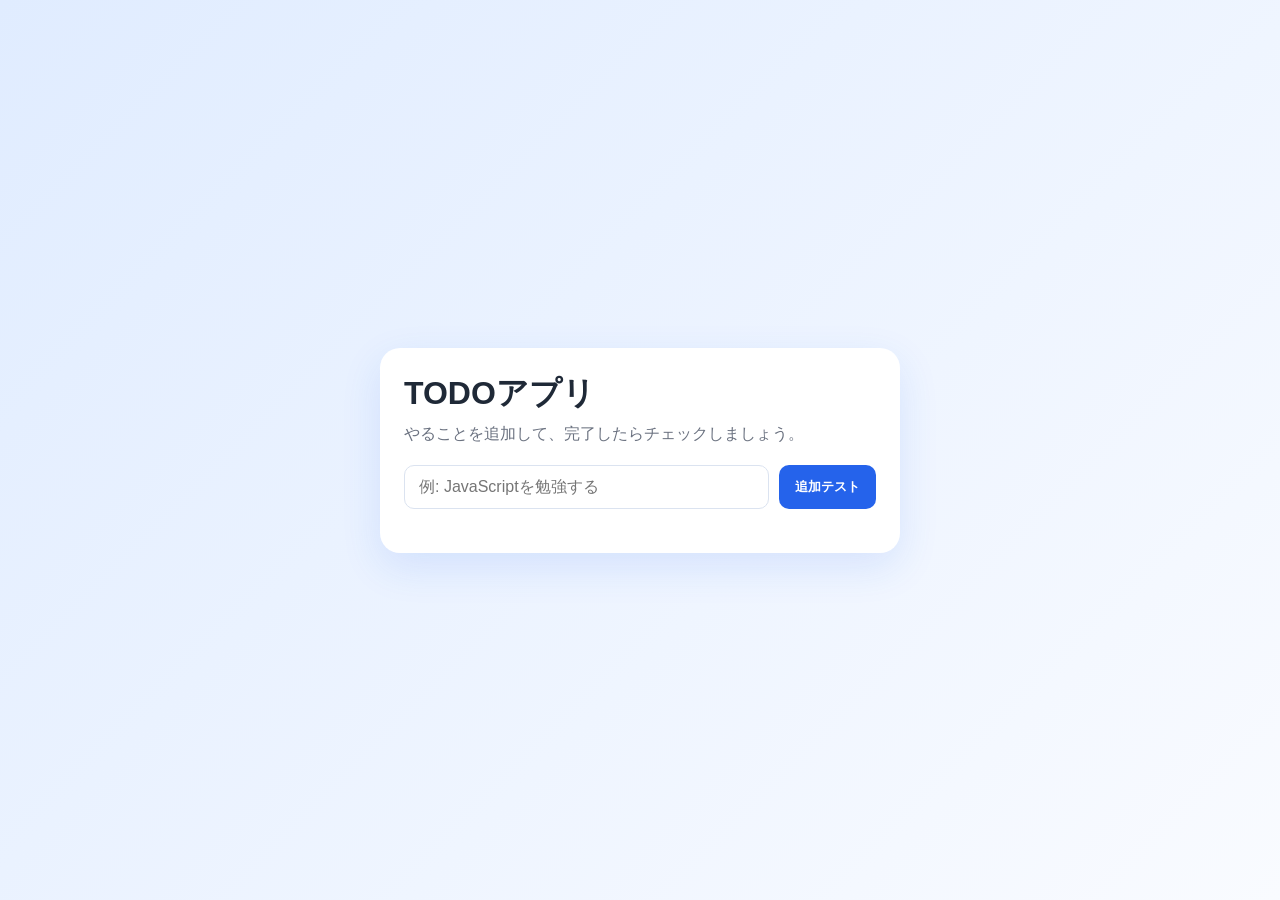
<file: index.html>
<!DOCTYPE html>
<html lang="ja">
  <head>
    <meta charset="UTF-8" />
    <meta name="viewport" content="width=device-width, initial-scale=1.0" />
    <title>Simple Todo App</title>
    <link rel="stylesheet" href="style.css" />
  </head>
  <body>
    <main class="app">
      <section class="todo-card">
        <h1>TODOアプリ</h1>
        <p class="subtitle">やることを追加して、完了したらチェックしましょう。</p>

        <form id="todo-form" class="todo-form">
          <input
            id="todo-input"
            type="text"
            placeholder="例: JavaScriptを勉強する"
            aria-label="Todo入力"
            autocomplete="off"
          />
          <button type="submit">追加テスト</button>
        </form>

        <ul id="todo-list" class="todo-list" aria-live="polite"></ul>
      </section>
    </main>

    <script src="script.js"></script>
  </body>
</html>
</file>
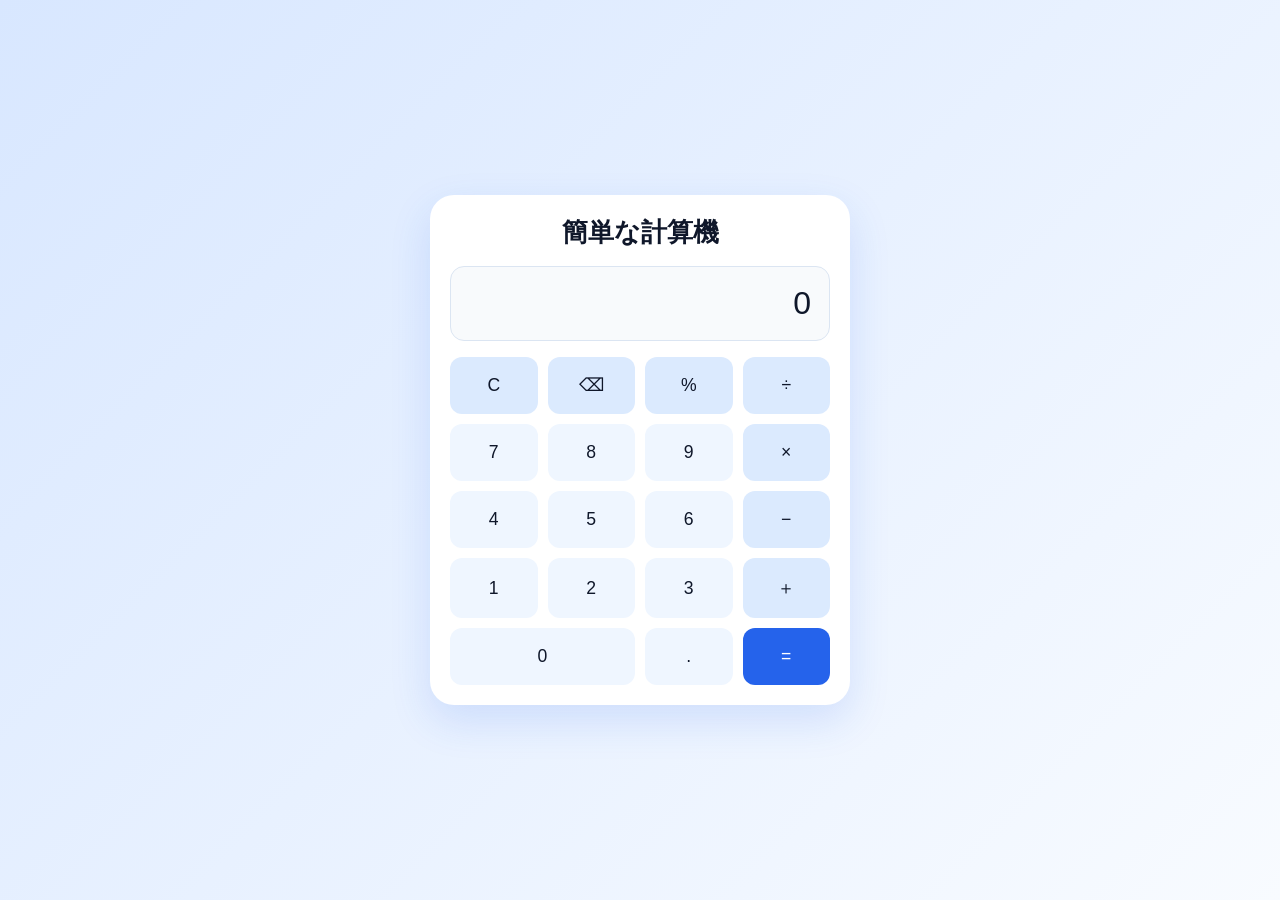
<file: calculator.html>
<!DOCTYPE html>
<html lang="ja">
  <head>
    <meta charset="UTF-8" />
    <meta name="viewport" content="width=device-width, initial-scale=1.0" />
    <title>Calculator App</title>
    <link rel="stylesheet" href="calculator.css" />
  </head>
  <body>
    <main class="app">
      <section class="calculator-card">
        <h1>簡単な計算機</h1>
        <div class="display" id="display">0</div>

        <div class="button-grid">
          <button class="btn operator" data-action="clear">C</button>
          <button class="btn operator" data-action="delete">⌫</button>
          <button class="btn operator" data-action="percent">%</button>
          <button class="btn operator" data-action="operator" data-value="/">÷</button>

          <button class="btn" data-action="number" data-value="7">7</button>
          <button class="btn" data-action="number" data-value="8">8</button>
          <button class="btn" data-action="number" data-value="9">9</button>
          <button class="btn operator" data-action="operator" data-value="*">×</button>

          <button class="btn" data-action="number" data-value="4">4</button>
          <button class="btn" data-action="number" data-value="5">5</button>
          <button class="btn" data-action="number" data-value="6">6</button>
          <button class="btn operator" data-action="operator" data-value="-">−</button>

          <button class="btn" data-action="number" data-value="1">1</button>
          <button class="btn" data-action="number" data-value="2">2</button>
          <button class="btn" data-action="number" data-value="3">3</button>
          <button class="btn operator" data-action="operator" data-value="+">＋</button>

          <button class="btn wide" data-action="number" data-value="0">0</button>
          <button class="btn" data-action="decimal" data-value=".">.</button>
          <button class="btn equal" data-action="equals">=</button>
        </div>
      </section>
    </main>

    <script src="calculator.js"></script>
  </body>
</html>
</file>
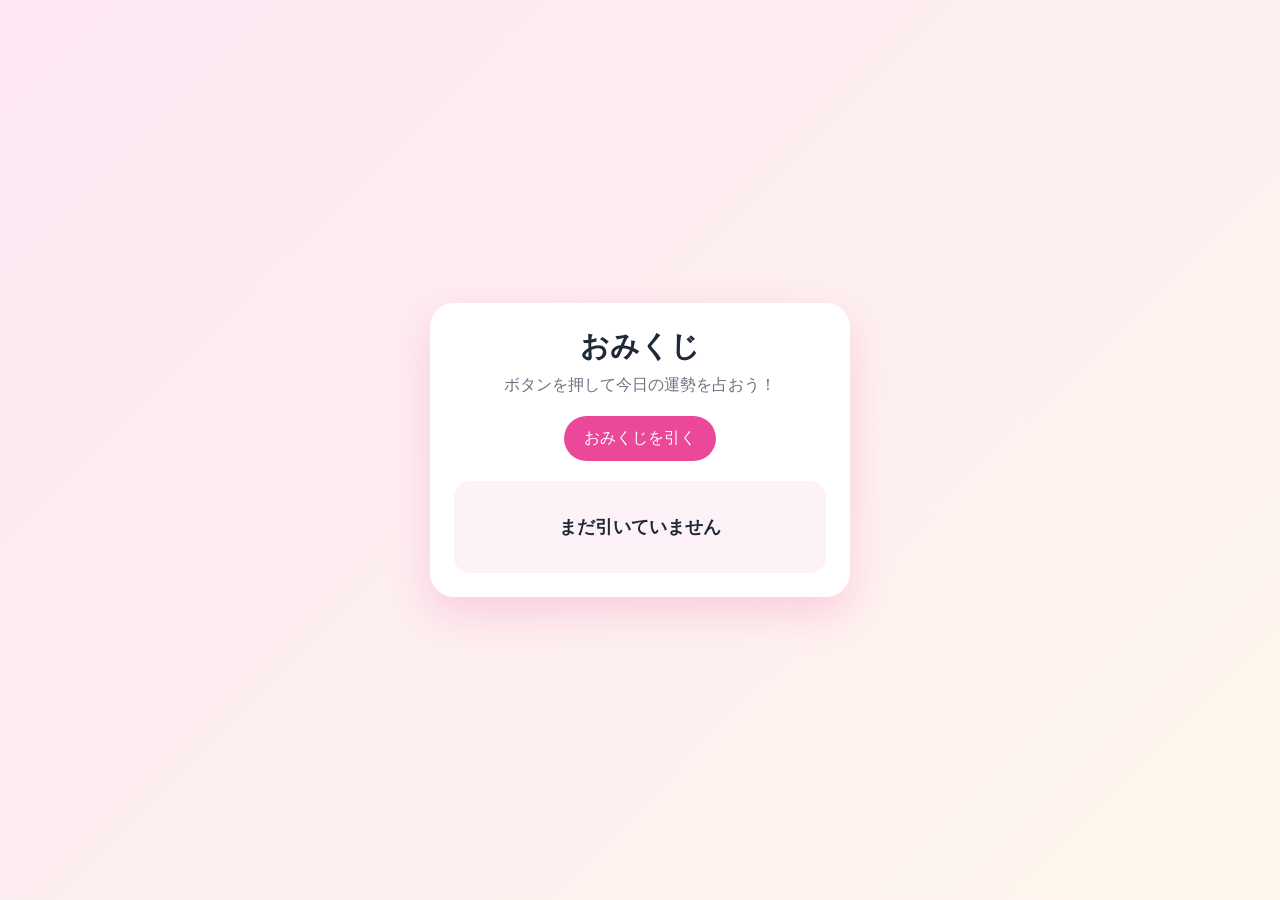
<file: omikuji.html>
<!DOCTYPE html>
<html lang="ja">
  <head>
    <meta charset="UTF-8" />
    <meta name="viewport" content="width=device-width, initial-scale=1.0" />
    <title>Omikuji App</title>
    <link rel="stylesheet" href="omikuji.css" />
  </head>
  <body>
    <main class="app">
      <section class="card">
        <h1>おみくじ</h1>
        <p class="subtitle">ボタンを押して今日の運勢を占おう！</p>

        <button id="draw-button">おみくじを引く</button>

        <div class="result-area">
          <p id="result">まだ引いていません</p>
        </div>
      </section>
    </main>

    <script src="omikuji.js"></script>
  </body>
</html>
</file>
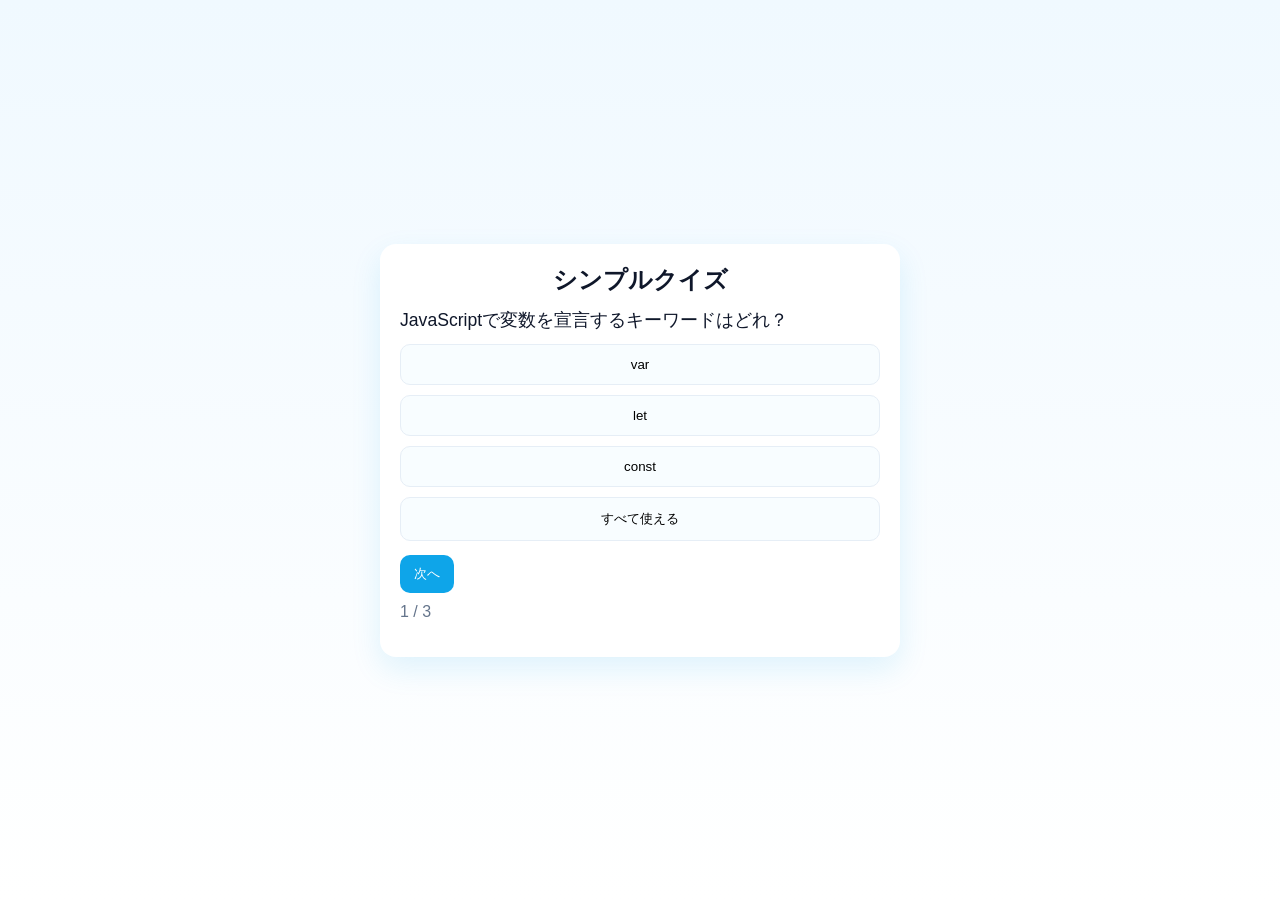
<file: quiz.html>
<!DOCTYPE html>
<html lang="ja">
  <head>
    <meta charset="utf-8" />
    <meta name="viewport" content="width=device-width,initial-scale=1" />
    <title>シンプルクイズ</title>
    <link rel="stylesheet" href="quiz.css" />
  </head>
  <body>
    <main class="container">
      <section class="card">
        <h1>シンプルクイズ</h1>
        <div id="quiz-area">
          <p id="question">読み込み中...</p>
          <div id="choices" class="choices"></div>
          <div class="controls">
            <button id="next-btn" disabled>次へ</button>
            <button id="restart-btn" hidden>もう一度</button>
          </div>
          <p id="progress" class="progress"></p>
        </div>
        <div id="result" class="result" hidden></div>
      </section>
    </main>
    <script src="quiz.js"></script>
  </body>
</html>
</file>
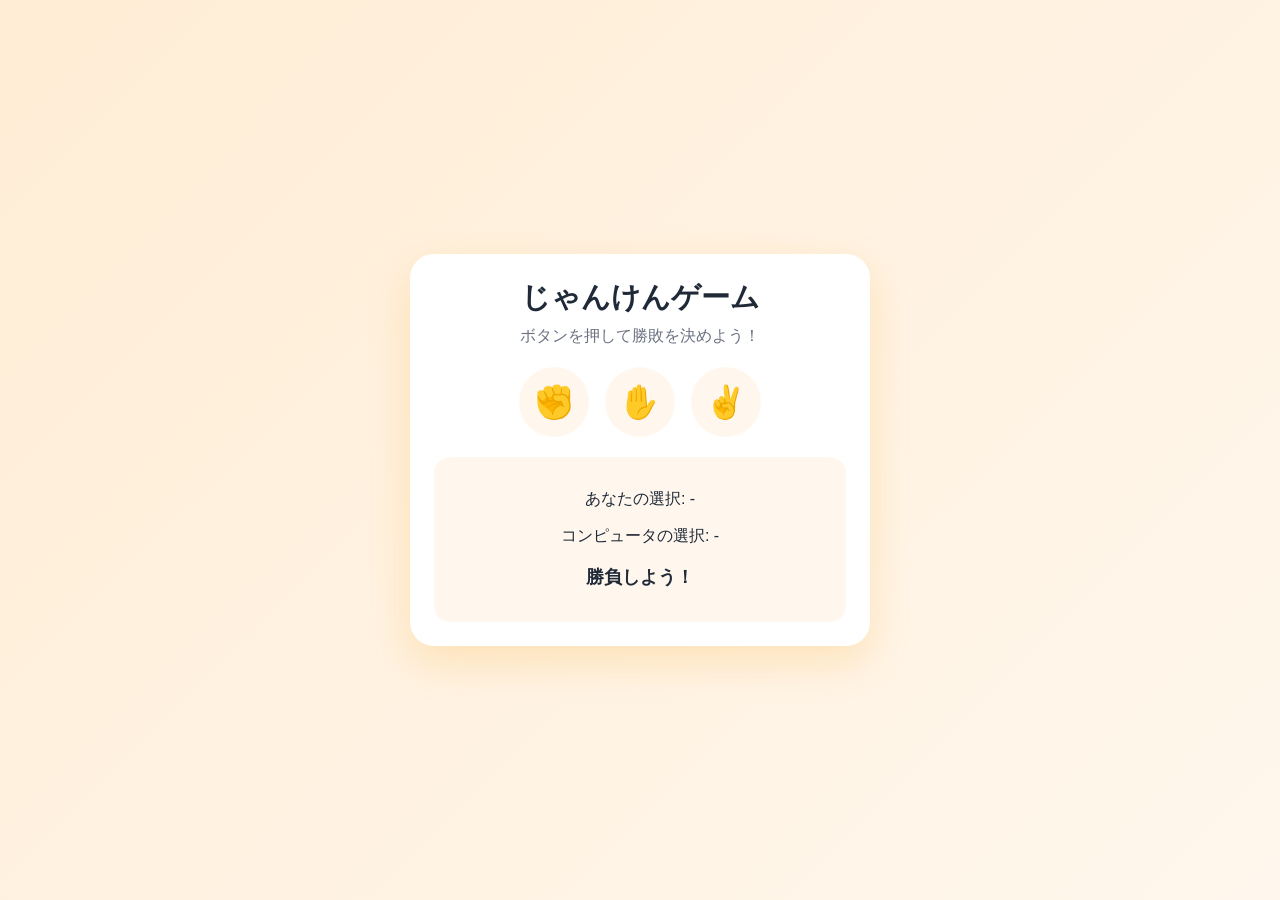
<file: rock-paper-scissors.html>
<!DOCTYPE html>
<html lang="ja">
  <head>
    <meta charset="UTF-8" />
    <meta name="viewport" content="width=device-width, initial-scale=1.0" />
    <title>Rock Paper Scissors</title>
    <link rel="stylesheet" href="rock-paper-scissors.css" />
  </head>
  <body>
    <main class="app">
      <section class="game-card">
        <h1>じゃんけんゲーム</h1>
        <p class="subtitle">ボタンを押して勝敗を決めよう！</p>

        <div class="choices">
          <button class="choice-btn" data-choice="rock">✊</button>
          <button class="choice-btn" data-choice="paper">✋</button>
          <button class="choice-btn" data-choice="scissors">✌️</button>
        </div>

        <div class="result-area">
          <p>あなたの選択: <span id="player-choice">-</span></p>
          <p>コンピュータの選択: <span id="computer-choice">-</span></p>
          <p id="message">勝負しよう！</p>
        </div>
      </section>
    </main>

    <script src="rock-paper-scissors.js"></script>
  </body>
</html>
</file>
<file: style.css>
:root {
  color-scheme: light;
  --bg: #f4f7fb;
  --card: #ffffff;
  --primary: #2563eb;
  --primary-dark: #1e40af;
  --text: #1f2937;
  --muted: #6b7280;
  --border: #dbe3f0;
  --done: #9ca3af;
}

* {
  box-sizing: border-box;
}

body {
  margin: 0;
  font-family: Arial, Helvetica, sans-serif;
  background: linear-gradient(135deg, #e0ecff, #f9fbff);
  color: var(--text);
}

.app {
  min-height: 100vh;
  display: grid;
  place-items: center;
  padding: 24px;
}

.todo-card {
  width: min(100%, 520px);
  background: var(--card);
  border-radius: 20px;
  box-shadow: 0 14px 40px rgba(37, 99, 235, 0.12);
  padding: 24px;
}

h1 {
  margin: 0 0 8px;
  font-size: 2rem;
}

.subtitle {
  margin: 0 0 20px;
  color: var(--muted);
}

.todo-form {
  display: flex;
  gap: 10px;
}

.todo-form input {
  flex: 1;
  padding: 12px 14px;
  border: 1px solid var(--border);
  border-radius: 10px;
  font-size: 1rem;
}

.todo-form button {
  border: none;
  background: var(--primary);
  color: white;
  padding: 12px 16px;
  border-radius: 10px;
  cursor: pointer;
  font-weight: bold;
}

.todo-form button:hover {
  background: var(--primary-dark);
}

.todo-list {
  list-style: none;
  padding: 0;
  margin: 20px 0 0;
  display: grid;
  gap: 10px;
}

.todo-item {
  display: flex;
  align-items: center;
  justify-content: space-between;
  gap: 12px;
  background: #f8fafc;
  border: 1px solid var(--border);
  border-radius: 12px;
  padding: 12px 14px;
}

.todo-item-left {
  display: flex;
  align-items: center;
  gap: 10px;
  min-width: 0;
}

.todo-item input[type="checkbox"] {
  width: 18px;
  height: 18px;
  accent-color: var(--primary);
}

.todo-text {
  overflow-wrap: anywhere;
}

.todo-item.completed .todo-text {
  text-decoration: line-through;
  color: var(--done);
}

.delete-button {
  border: none;
  background: #ef4444;
  color: white;
  padding: 8px 10px;
  border-radius: 8px;
  cursor: pointer;
}

.delete-button:hover {
  background: #dc2626;
}
</file>
<file: calculator.css>
:root {
  --bg: #eef4ff;
  --card: #ffffff;
  --primary: #2563eb;
  --dark: #0f172a;
  --muted: #64748b;
  --border: #dbe5f2;
}

* {
  box-sizing: border-box;
}

body {
  margin: 0;
  font-family: Arial, Helvetica, sans-serif;
  background: linear-gradient(135deg, #d8e7ff, #f8fbff);
  color: var(--dark);
}

.app {
  min-height: 100vh;
  display: grid;
  place-items: center;
  padding: 24px;
}

.calculator-card {
  width: min(100%, 420px);
  background: var(--card);
  border-radius: 24px;
  box-shadow: 0 16px 40px rgba(37, 99, 235, 0.15);
  padding: 20px;
}

h1 {
  margin: 0 0 16px;
  text-align: center;
  font-size: 1.6rem;
}

.display {
  background: #f8fafc;
  border: 1px solid var(--border);
  border-radius: 14px;
  padding: 18px;
  font-size: 2rem;
  text-align: right;
  margin-bottom: 16px;
  min-height: 72px;
  display: flex;
  align-items: center;
  justify-content: flex-end;
}

.button-grid {
  display: grid;
  grid-template-columns: repeat(4, 1fr);
  gap: 10px;
}

.btn {
  border: none;
  border-radius: 12px;
  padding: 18px 0;
  font-size: 1.1rem;
  cursor: pointer;
  background: #eff6ff;
  color: var(--dark);
}

.btn:hover {
  filter: brightness(0.98);
}

.operator {
  background: #dbeafe;
}

.equal {
  background: var(--primary);
  color: white;
}

.wide {
  grid-column: span 2;
}
</file>
<file: omikuji.css>
:root {
  --bg: #fdf2f8;
  --card: #ffffff;
  --accent: #ec4899;
  --accent-dark: #db2777;
  --text: #1f2937;
}

* {
  box-sizing: border-box;
}

body {
  margin: 0;
  font-family: Arial, Helvetica, sans-serif;
  background: linear-gradient(135deg, #fce7f3, #fff7ed);
  color: var(--text);
}

.app {
  min-height: 100vh;
  display: grid;
  place-items: center;
  padding: 24px;
}

.card {
  width: min(100%, 420px);
  background: var(--card);
  border-radius: 24px;
  box-shadow: 0 16px 40px rgba(236, 72, 153, 0.2);
  padding: 24px;
  text-align: center;
}

h1 {
  margin: 0 0 8px;
  font-size: 1.8rem;
}

.subtitle {
  margin: 0 0 20px;
  color: #6b7280;
}

button {
  border: none;
  background: var(--accent);
  color: white;
  padding: 12px 20px;
  border-radius: 999px;
  cursor: pointer;
  font-size: 1rem;
}

button:hover {
  background: var(--accent-dark);
}

.result-area {
  margin-top: 20px;
  padding: 16px;
  border-radius: 16px;
  background: #fdf2f8;
  min-height: 60px;
  display: grid;
  place-items: center;
}

#result {
  font-size: 1.1rem;
  font-weight: bold;
}
</file>
<file: quiz.css>
:root{--bg:#fbfdff;--card:#ffffff;--accent:#0ea5e9;--text:#0f172a}
*{box-sizing:border-box}
body{margin:0;font-family:Arial,Helvetica,sans-serif;background:linear-gradient(180deg,#f0f9ff,#ffffff);color:var(--text)}
.container{min-height:100vh;display:grid;place-items:center;padding:24px}
.card{width:min(100%,520px);background:var(--card);border-radius:16px;box-shadow:0 12px 30px rgba(14,165,233,0.12);padding:20px}
h1{margin:0 0 12px;text-align:center}
#question{font-size:1.1rem;margin:12px 0}
.choices{display:grid;gap:10px}
.choice{padding:12px 14px;border-radius:10px;border:1px solid #e6eef6;cursor:pointer;background:#f8fdff}
.choice:hover{filter:brightness(.98)}
.choice.correct{background:#ecfccb;border-color:#bbf7d0}
.choice.wrong{background:#fee2e2;border-color:#fecaca}
.controls{display:flex;gap:10px;margin-top:14px}
button{border:none;padding:10px 14px;border-radius:10px;cursor:pointer}
#next-btn{background:var(--accent);color:white}
#restart-btn{background:#64748b;color:white}
.progress{margin-top:10px;color:#64748b}
.result{margin-top:14px;font-weight:bold;text-align:center}
</file>
<file: rock-paper-scissors.css>
:root {
  --bg: #fef3c7;
  --card: #ffffff;
  --accent: #f59e0b;
  --accent-dark: #d97706;
  --text: #1f2937;
}

* {
  box-sizing: border-box;
}

body {
  margin: 0;
  font-family: Arial, Helvetica, sans-serif;
  background: linear-gradient(135deg, #ffedd5, #fff7ed);
  color: var(--text);
}

.app {
  min-height: 100vh;
  display: grid;
  place-items: center;
  padding: 24px;
}

.game-card {
  width: min(100%, 460px);
  background: var(--card);
  border-radius: 24px;
  box-shadow: 0 16px 40px rgba(245, 158, 11, 0.2);
  padding: 24px;
  text-align: center;
}

h1 {
  margin: 0 0 8px;
  font-size: 1.8rem;
}

.subtitle {
  margin: 0 0 20px;
  color: #6b7280;
}

.choices {
  display: flex;
  justify-content: center;
  gap: 16px;
  margin-bottom: 20px;
}

.choice-btn {
  border: none;
  border-radius: 50%;
  width: 70px;
  height: 70px;
  font-size: 2rem;
  cursor: pointer;
  background: #fff7ed;
}

.choice-btn:hover {
  transform: scale(1.05);
}

.result-area {
  background: #fff7ed;
  border-radius: 16px;
  padding: 16px;
}

#message {
  font-weight: bold;
  font-size: 1.1rem;
}
</file>
